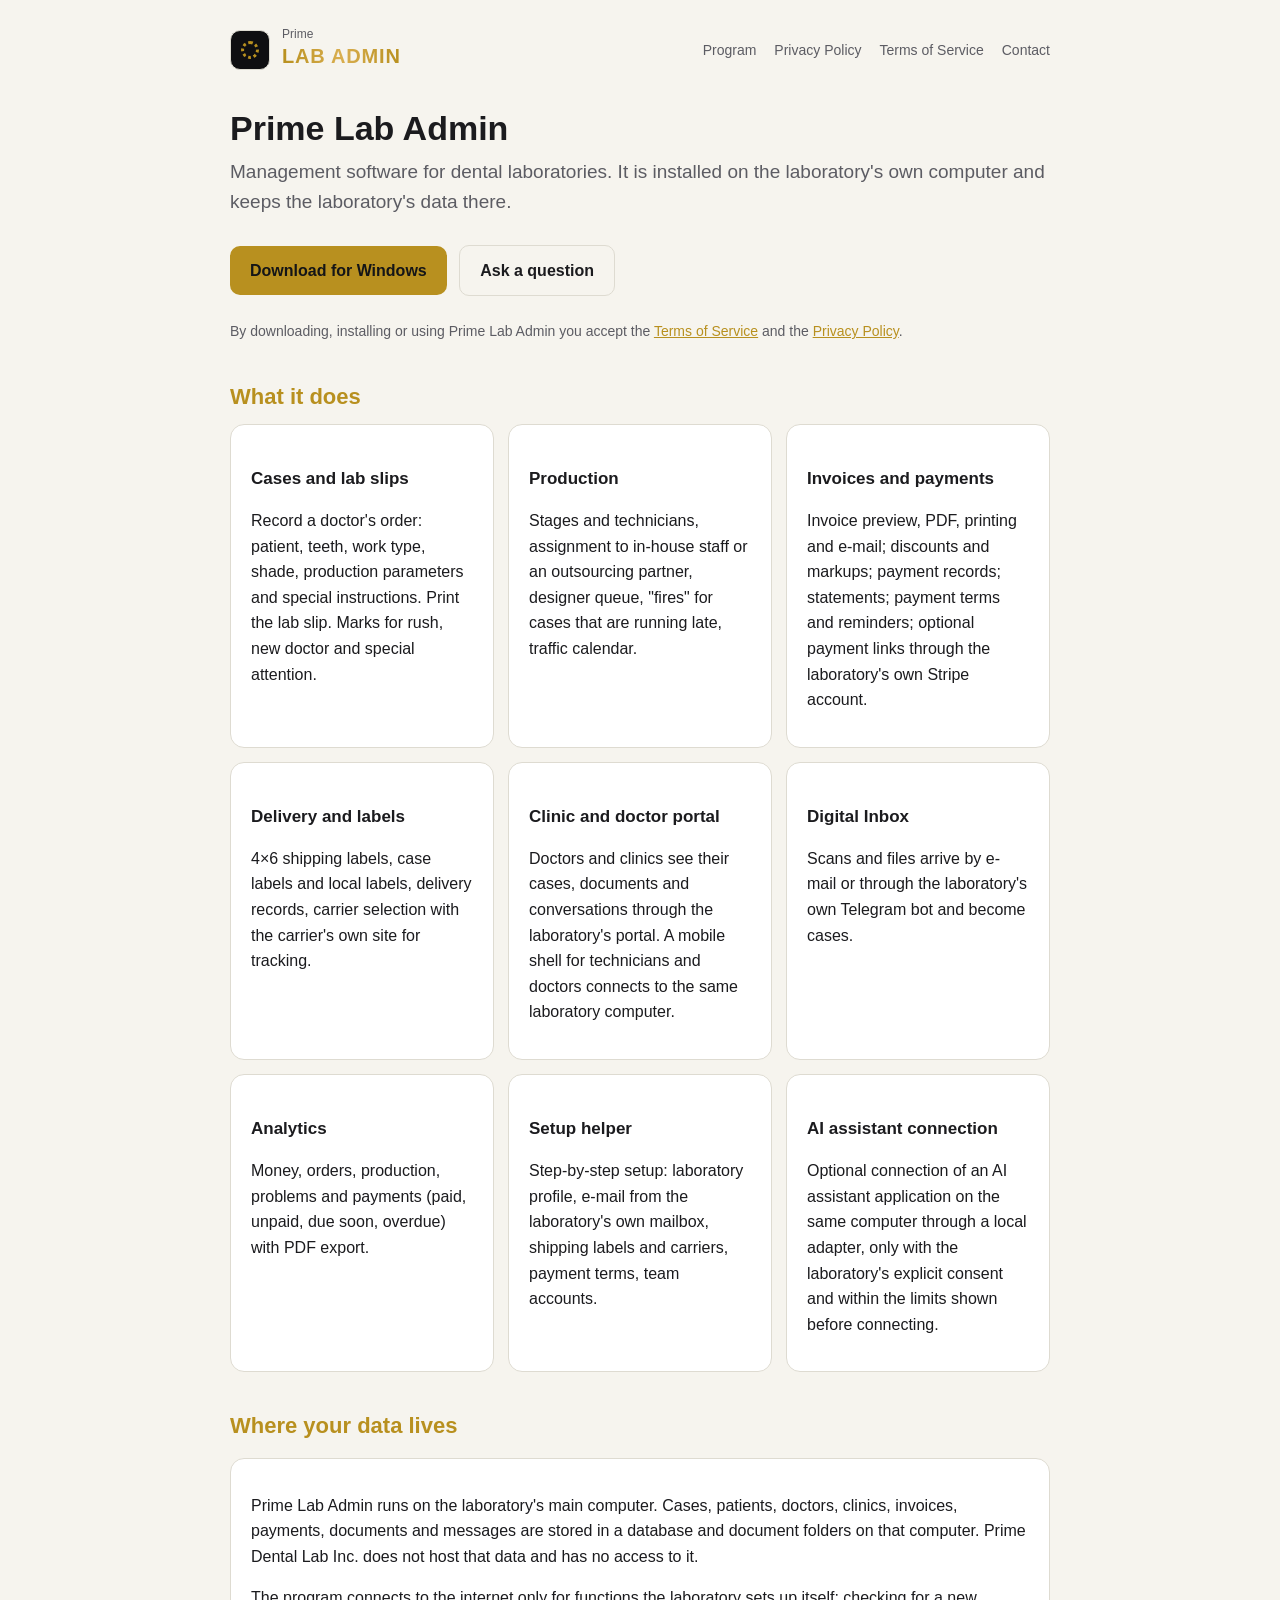
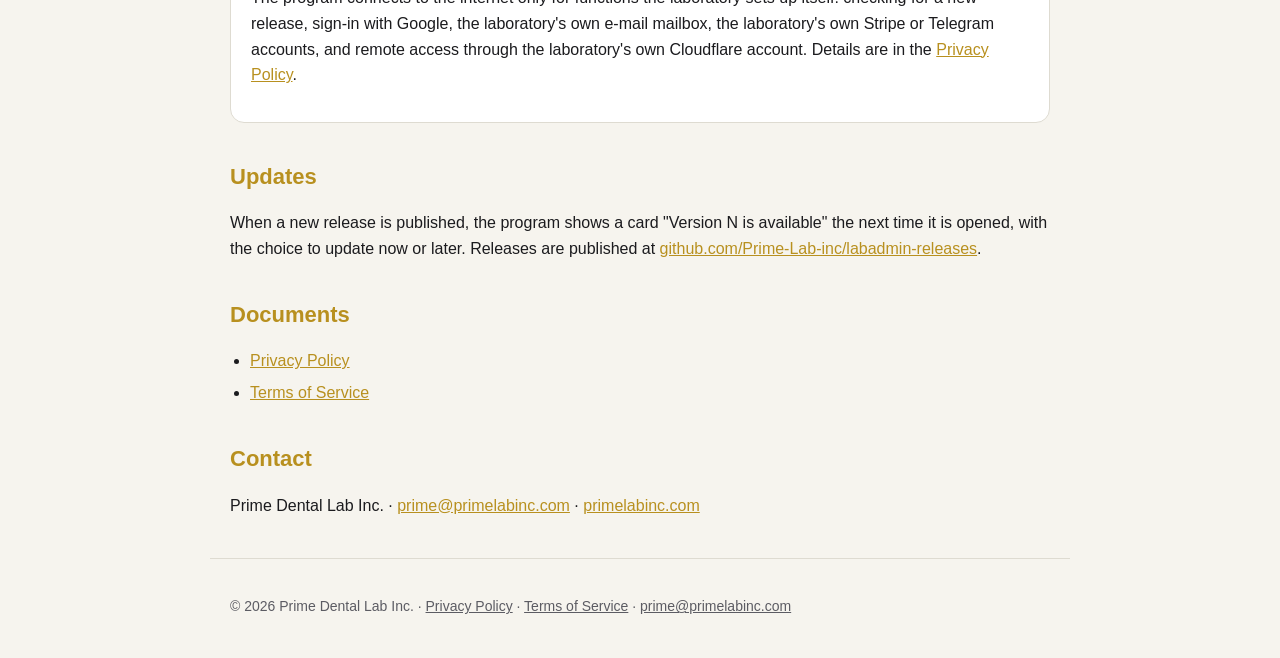
<file: index.html>
<!doctype html>
<html lang="en">
<head>
<meta charset="utf-8">
<meta name="viewport" content="width=device-width, initial-scale=1">
<title>Prime Lab Admin — dental laboratory management software</title>
<meta name="description" content="Prime Lab Admin is Windows software for dental laboratories: cases, lab slips, production, invoices, delivery labels, clinic portal and analytics. Your data stays on your laboratory's computer.">
<link rel="stylesheet" href="style.css">
</head>
<body>
<header>
  <a class="brand" href="index.html"><span class="mark"><span></span></span><span><small>Prime</small><strong>LAB ADMIN</strong></span></a>
  <nav><a href="index.html">Program</a><a href="privacy.html">Privacy Policy</a><a href="terms.html">Terms of Service</a><a href="mailto:prime@primelabinc.com">Contact</a></nav>
</header>
<main>
  <h1>Prime Lab Admin</h1>
  <p class="lead">Management software for dental laboratories. It is installed on the laboratory's own computer and keeps the laboratory's data there.</p>
  <p>
    <a class="btn" href="https://github.com/Prime-Lab-inc/labadmin-releases/releases/latest">Download for Windows</a>
    <a class="btn ghost" href="mailto:prime@primelabinc.com">Ask a question</a>
  </p>
  <p class="meta">By downloading, installing or using Prime Lab Admin you accept the <a href="terms.html">Terms of Service</a> and the <a href="privacy.html">Privacy Policy</a>.</p>

  <h2>What it does</h2>
  <div class="grid">
    <div class="card"><h3>Cases and lab slips</h3><p>Record a doctor's order: patient, teeth, work type, shade, production parameters and special instructions. Print the lab slip. Marks for rush, new doctor and special attention.</p></div>
    <div class="card"><h3>Production</h3><p>Stages and technicians, assignment to in-house staff or an outsourcing partner, designer queue, "fires" for cases that are running late, traffic calendar.</p></div>
    <div class="card"><h3>Invoices and payments</h3><p>Invoice preview, PDF, printing and e-mail; discounts and markups; payment records; statements; payment terms and reminders; optional payment links through the laboratory's own Stripe account.</p></div>
    <div class="card"><h3>Delivery and labels</h3><p>4×6 shipping labels, case labels and local labels, delivery records, carrier selection with the carrier's own site for tracking.</p></div>
    <div class="card"><h3>Clinic and doctor portal</h3><p>Doctors and clinics see their cases, documents and conversations through the laboratory's portal. A mobile shell for technicians and doctors connects to the same laboratory computer.</p></div>
    <div class="card"><h3>Digital Inbox</h3><p>Scans and files arrive by e-mail or through the laboratory's own Telegram bot and become cases.</p></div>
    <div class="card"><h3>Analytics</h3><p>Money, orders, production, problems and payments (paid, unpaid, due soon, overdue) with PDF export.</p></div>
    <div class="card"><h3>Setup helper</h3><p>Step-by-step setup: laboratory profile, e-mail from the laboratory's own mailbox, shipping labels and carriers, payment terms, team accounts.</p></div>
    <div class="card"><h3>AI assistant connection</h3><p>Optional connection of an AI assistant application on the same computer through a local adapter, only with the laboratory's explicit consent and within the limits shown before connecting.</p></div>
  </div>

  <h2>Where your data lives</h2>
  <div class="card">
    <p>Prime Lab Admin runs on the laboratory's main computer. Cases, patients, doctors, clinics, invoices, payments, documents and messages are stored in a database and document folders on that computer. Prime Dental Lab Inc. does not host that data and has no access to it.</p>
    <p>The program connects to the internet only for functions the laboratory sets up itself: checking for a new release, sign-in with Google, the laboratory's own e-mail mailbox, the laboratory's own Stripe or Telegram accounts, and remote access through the laboratory's own Cloudflare account. Details are in the <a href="privacy.html">Privacy Policy</a>.</p>
  </div>

  <h2>Updates</h2>
  <p>When a new release is published, the program shows a card "Version N is available" the next time it is opened, with the choice to update now or later. Releases are published at <a href="https://github.com/Prime-Lab-inc/labadmin-releases/releases">github.com/Prime-Lab-inc/labadmin-releases</a>.</p>

  <h2>Documents</h2>
  <ul>
    <li><a href="privacy.html">Privacy Policy</a></li>
    <li><a href="terms.html">Terms of Service</a></li>
  </ul>

  <h2>Contact</h2>
  <p>Prime Dental Lab Inc. · <a href="mailto:prime@primelabinc.com">prime@primelabinc.com</a> · <a href="https://primelabinc.com">primelabinc.com</a></p>
</main>
<footer>
  © 2026 Prime Dental Lab Inc. · <a href="privacy.html">Privacy Policy</a> · <a href="terms.html">Terms of Service</a> · <a href="mailto:prime@primelabinc.com">prime@primelabinc.com</a>
</footer>
</body>
</html>
</file>
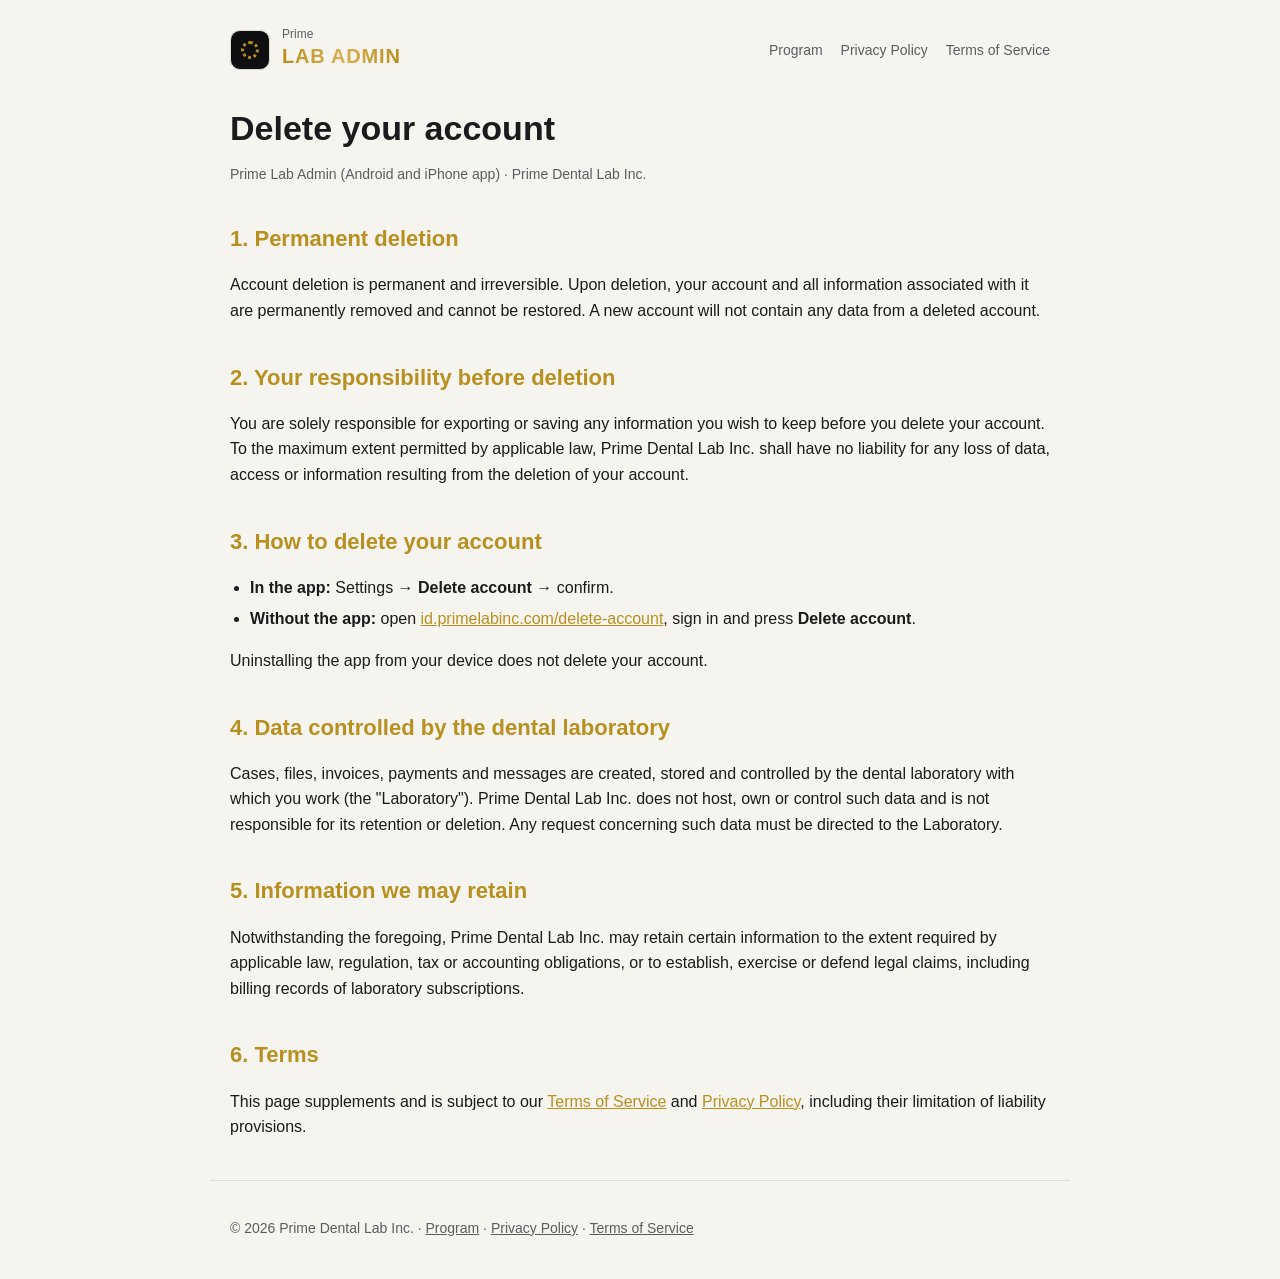
<file: delete-account.html>
<!doctype html>
<html lang="en">
<head>
<meta charset="utf-8">
<meta name="viewport" content="width=device-width, initial-scale=1">
<title>Delete Your Account — Prime Lab Admin</title>
<meta name="description" content="How to delete a Prime Lab Admin account (Prime Dental Lab Inc.).">
<link rel="stylesheet" href="style.css">
</head>
<body>
<header>
  <a class="brand" href="index.html"><span class="mark"><span></span></span><span><small>Prime</small><strong>LAB ADMIN</strong></span></a>
  <nav><a href="index.html">Program</a><a href="privacy.html">Privacy Policy</a><a href="terms.html">Terms of Service</a></nav>
</header>
<main>
  <h1>Delete your account</h1>
  <p class="meta">Prime Lab Admin (Android and iPhone app) · Prime Dental Lab Inc.</p>

  <h2>1. Permanent deletion</h2>
  <p>Account deletion is permanent and irreversible. Upon deletion, your account and all information associated with it are permanently removed and cannot be restored. A new account will not contain any data from a deleted account.</p>

  <h2>2. Your responsibility before deletion</h2>
  <p>You are solely responsible for exporting or saving any information you wish to keep before you delete your account. To the maximum extent permitted by applicable law, Prime Dental Lab Inc. shall have no liability for any loss of data, access or information resulting from the deletion of your account.</p>

  <h2>3. How to delete your account</h2>
  <ul>
    <li><strong>In the app:</strong> Settings → <strong>Delete account</strong> → confirm.</li>
    <li><strong>Without the app:</strong> open <a href="https://id.primelabinc.com/delete-account">id.primelabinc.com/delete-account</a>, sign in and press <strong>Delete account</strong>.</li>
  </ul>
  <p>Uninstalling the app from your device does not delete your account.</p>

  <h2>4. Data controlled by the dental laboratory</h2>
  <p>Cases, files, invoices, payments and messages are created, stored and controlled by the dental laboratory with which you work (the "Laboratory"). Prime Dental Lab Inc. does not host, own or control such data and is not responsible for its retention or deletion. Any request concerning such data must be directed to the Laboratory.</p>

  <h2>5. Information we may retain</h2>
  <p>Notwithstanding the foregoing, Prime Dental Lab Inc. may retain certain information to the extent required by applicable law, regulation, tax or accounting obligations, or to establish, exercise or defend legal claims, including billing records of laboratory subscriptions.</p>

  <h2>6. Terms</h2>
  <p>This page supplements and is subject to our <a href="terms.html">Terms of Service</a> and <a href="privacy.html">Privacy Policy</a>, including their limitation of liability provisions.</p>
</main>
<footer>
  © 2026 Prime Dental Lab Inc. · <a href="index.html">Program</a> · <a href="privacy.html">Privacy Policy</a> · <a href="terms.html">Terms of Service</a>
</footer>
</body>
</html>
</file>
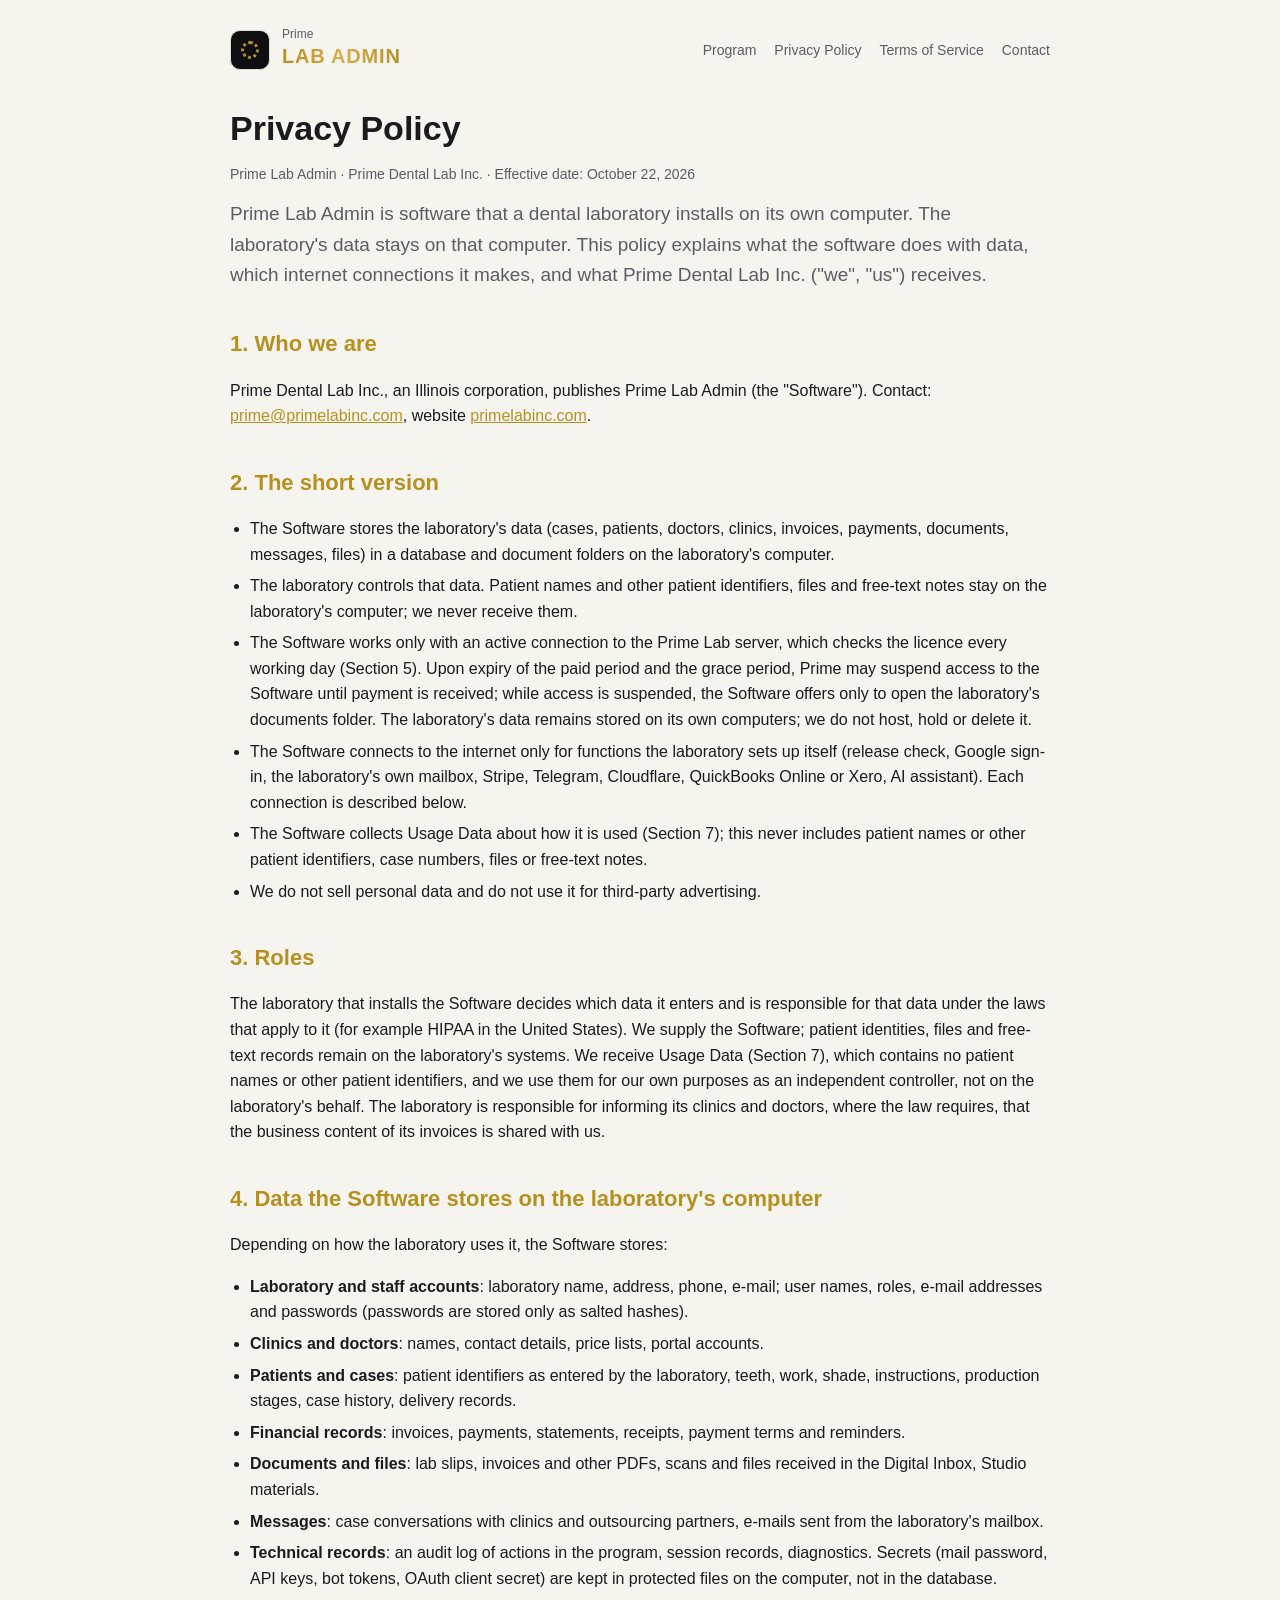
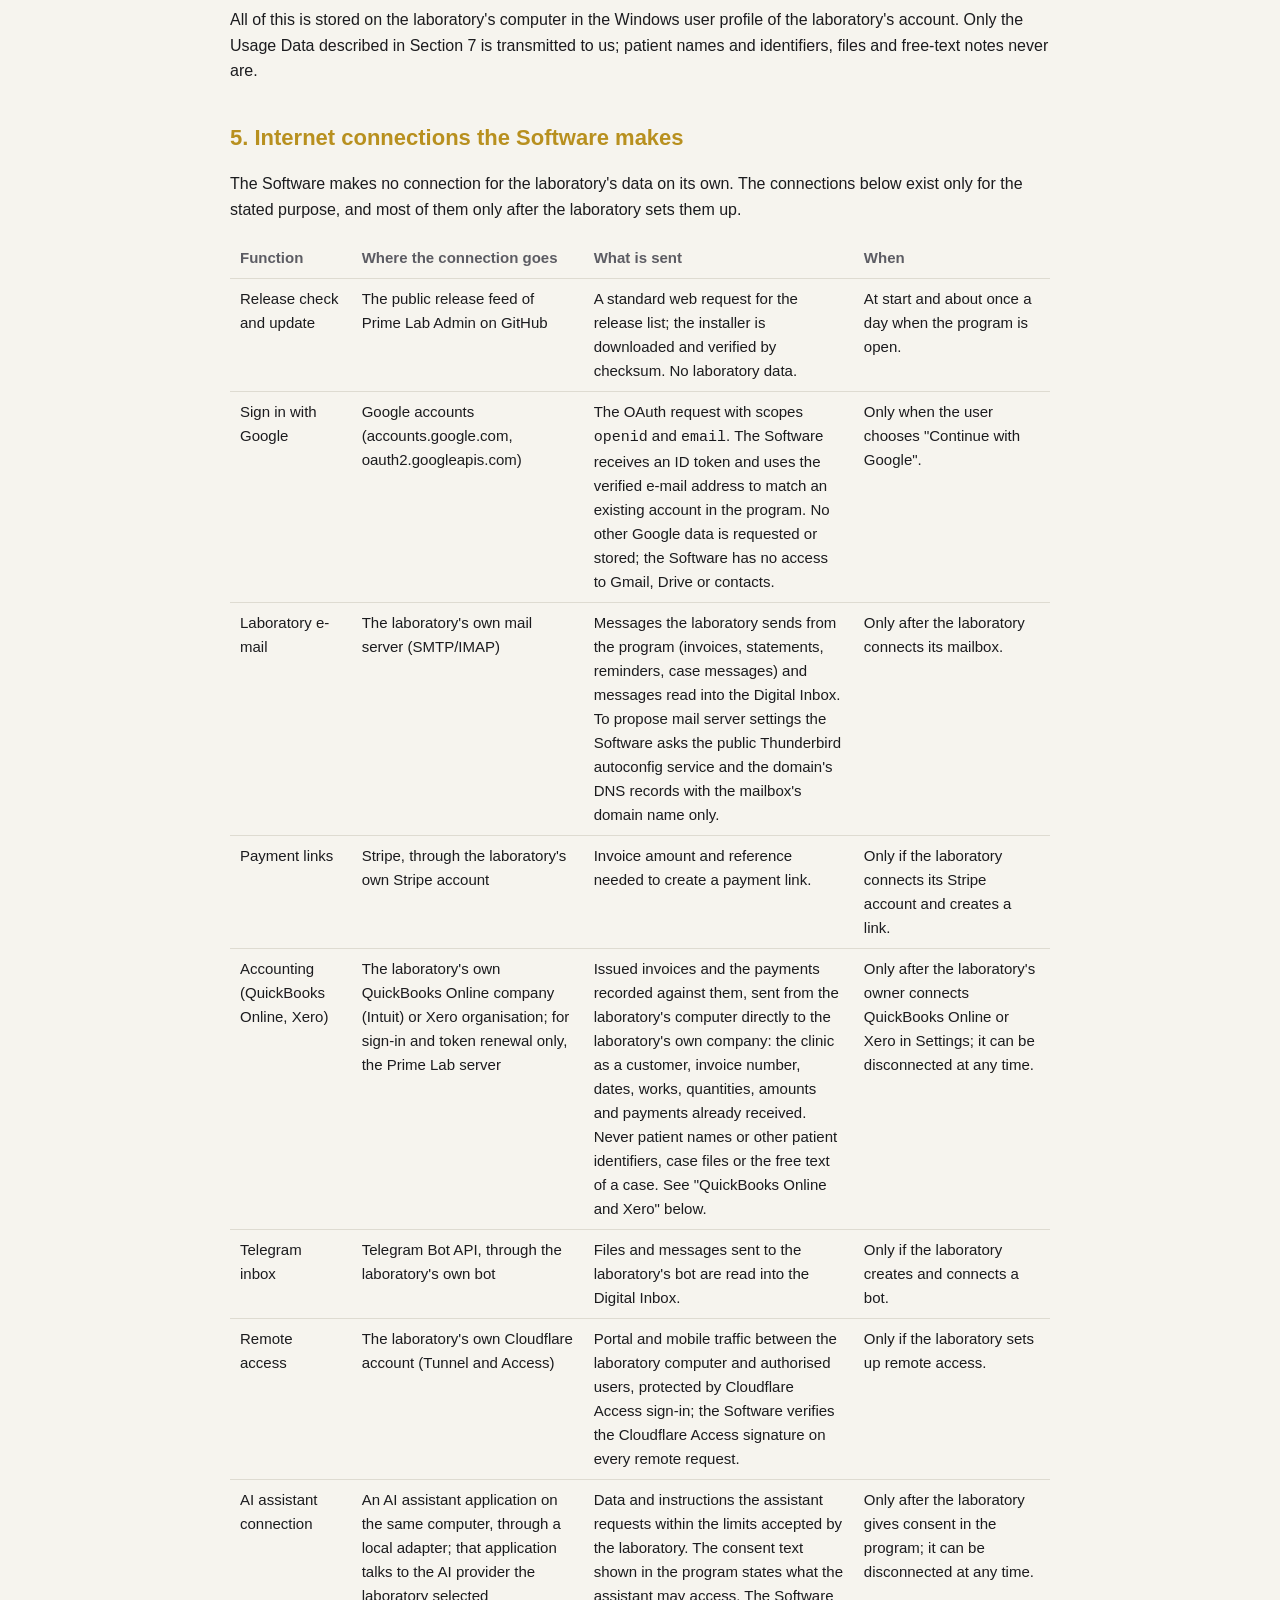
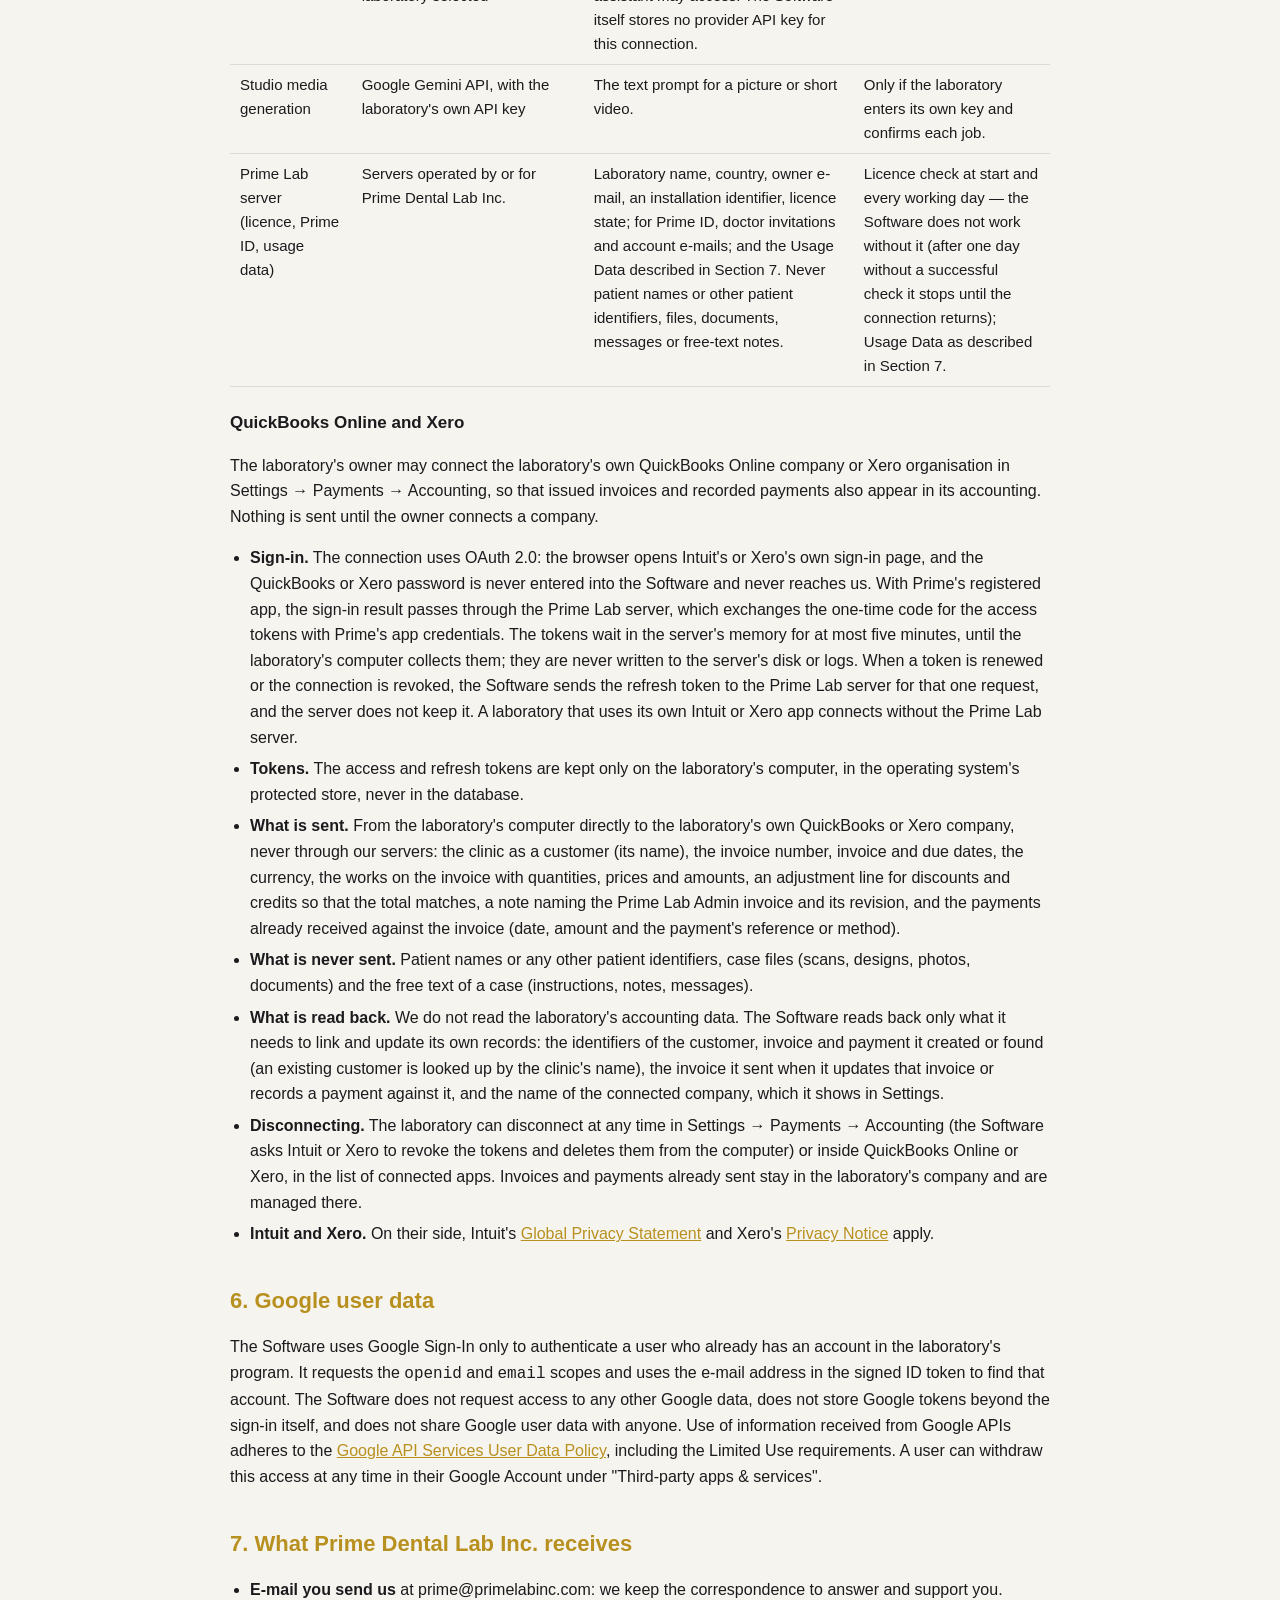
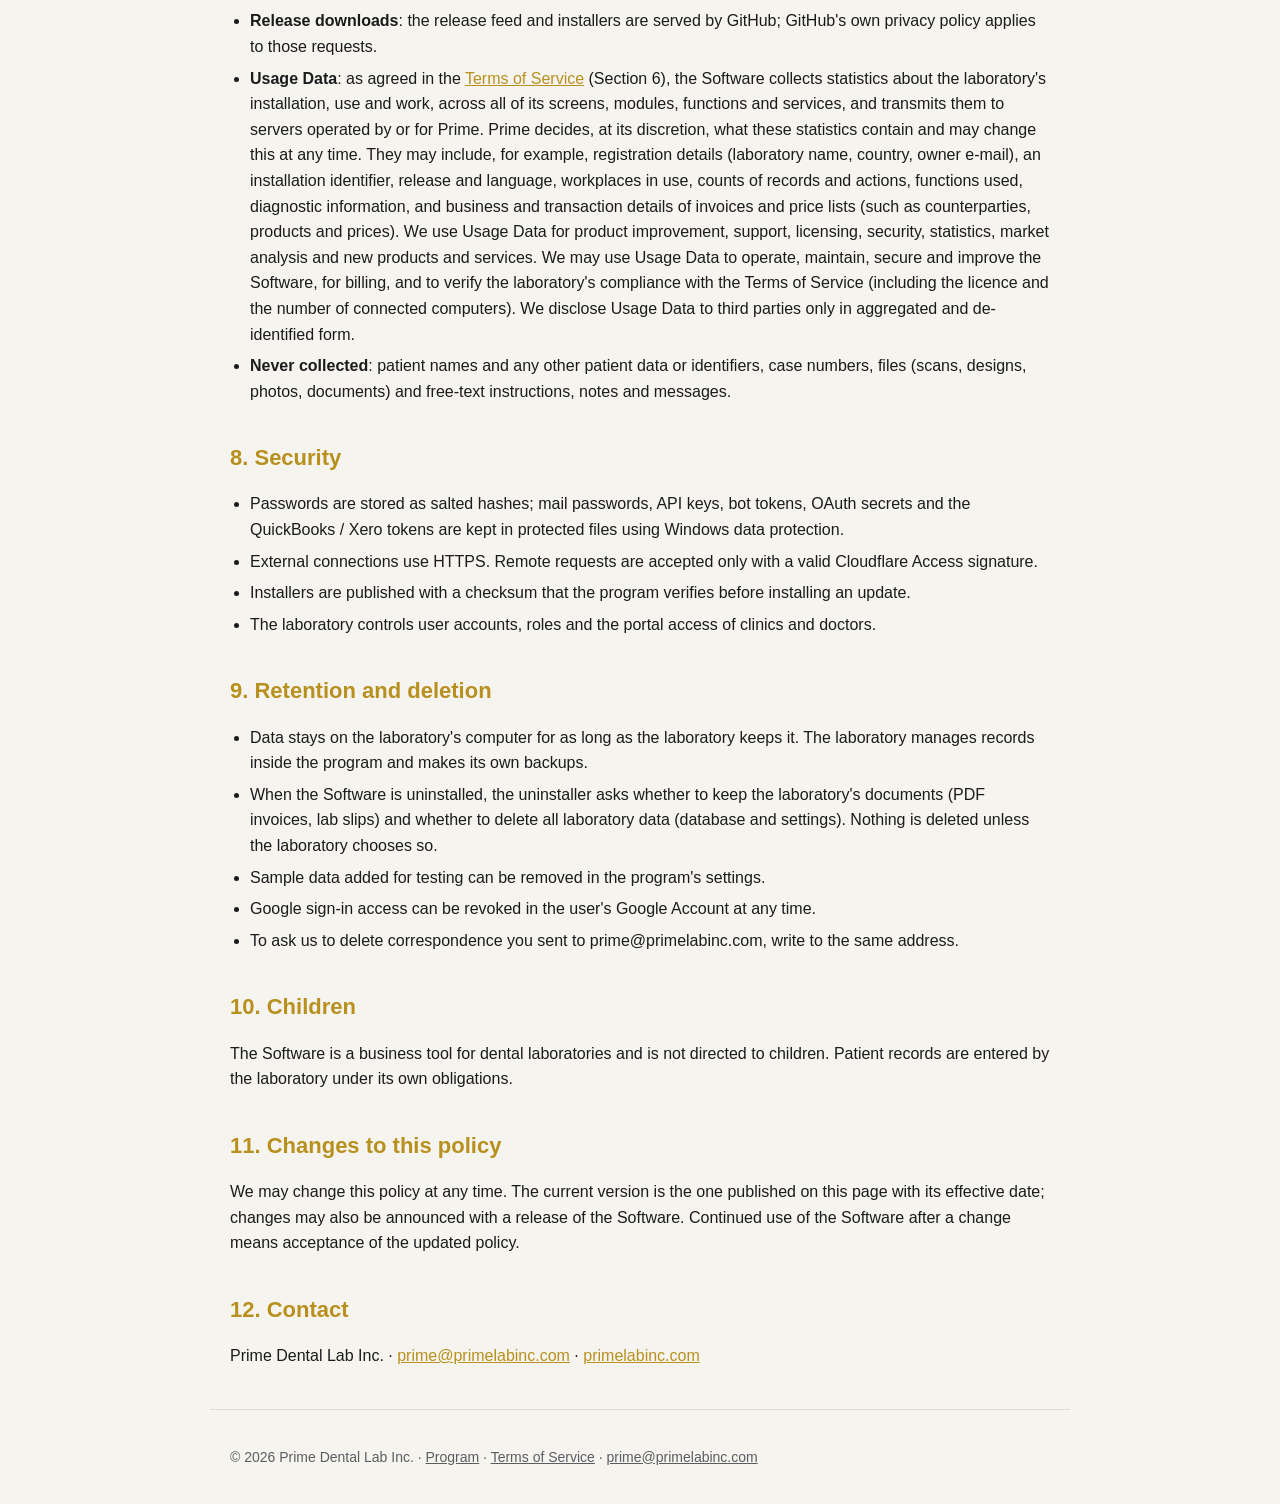
<file: privacy.html>
<!doctype html>
<html lang="en">
<head>
<meta charset="utf-8">
<meta name="viewport" content="width=device-width, initial-scale=1">
<title>Privacy Policy — Prime Lab Admin</title>
<meta name="description" content="Privacy Policy for Prime Lab Admin, dental laboratory management software by Prime Dental Lab Inc.">
<link rel="stylesheet" href="style.css">
</head>
<body>
<header>
  <a class="brand" href="index.html"><span class="mark"><span></span></span><span><small>Prime</small><strong>LAB ADMIN</strong></span></a>
  <nav><a href="index.html">Program</a><a href="privacy.html">Privacy Policy</a><a href="terms.html">Terms of Service</a><a href="mailto:prime@primelabinc.com">Contact</a></nav>
</header>
<main>
  <h1>Privacy Policy</h1>
  <p class="meta">Prime Lab Admin · Prime Dental Lab Inc. · Effective date: October 22, 2026</p>
  <p class="lead">Prime Lab Admin is software that a dental laboratory installs on its own computer. The laboratory's data stays on that computer. This policy explains what the software does with data, which internet connections it makes, and what Prime Dental Lab Inc. ("we", "us") receives.</p>

  <h2>1. Who we are</h2>
  <p>Prime Dental Lab Inc., an Illinois corporation, publishes Prime Lab Admin (the "Software"). Contact: <a href="mailto:prime@primelabinc.com">prime@primelabinc.com</a>, website <a href="https://primelabinc.com">primelabinc.com</a>.</p>

  <h2>2. The short version</h2>
  <ul>
    <li>The Software stores the laboratory's data (cases, patients, doctors, clinics, invoices, payments, documents, messages, files) in a database and document folders on the laboratory's computer.</li>
    <li>The laboratory controls that data. Patient names and other patient identifiers, files and free-text notes stay on the laboratory's computer; we never receive them.</li>
    <li>The Software works only with an active connection to the Prime Lab server, which checks the licence every working day (Section 5). Upon expiry of the paid period and the grace period, Prime may suspend access to the Software until payment is received; while access is suspended, the Software offers only to open the laboratory's documents folder. The laboratory's data remains stored on its own computers; we do not host, hold or delete it.</li>
    <li>The Software connects to the internet only for functions the laboratory sets up itself (release check, Google sign-in, the laboratory's own mailbox, Stripe, Telegram, Cloudflare, QuickBooks Online or Xero, AI assistant). Each connection is described below.</li>
    <li>The Software collects Usage Data about how it is used (Section 7); this never includes patient names or other patient identifiers, case numbers, files or free-text notes.</li>
    <li>We do not sell personal data and do not use it for third-party advertising.</li>
  </ul>

  <h2>3. Roles</h2>
  <p>The laboratory that installs the Software decides which data it enters and is responsible for that data under the laws that apply to it (for example HIPAA in the United States). We supply the Software; patient identities, files and free-text records remain on the laboratory's systems. We receive Usage Data (Section 7), which contains no patient names or other patient identifiers, and we use them for our own purposes as an independent controller, not on the laboratory's behalf. The laboratory is responsible for informing its clinics and doctors, where the law requires, that the business content of its invoices is shared with us.</p>

  <h2>4. Data the Software stores on the laboratory's computer</h2>
  <p>Depending on how the laboratory uses it, the Software stores:</p>
  <ul>
    <li><strong>Laboratory and staff accounts</strong>: laboratory name, address, phone, e-mail; user names, roles, e-mail addresses and passwords (passwords are stored only as salted hashes).</li>
    <li><strong>Clinics and doctors</strong>: names, contact details, price lists, portal accounts.</li>
    <li><strong>Patients and cases</strong>: patient identifiers as entered by the laboratory, teeth, work, shade, instructions, production stages, case history, delivery records.</li>
    <li><strong>Financial records</strong>: invoices, payments, statements, receipts, payment terms and reminders.</li>
    <li><strong>Documents and files</strong>: lab slips, invoices and other PDFs, scans and files received in the Digital Inbox, Studio materials.</li>
    <li><strong>Messages</strong>: case conversations with clinics and outsourcing partners, e-mails sent from the laboratory's mailbox.</li>
    <li><strong>Technical records</strong>: an audit log of actions in the program, session records, diagnostics. Secrets (mail password, API keys, bot tokens, OAuth client secret) are kept in protected files on the computer, not in the database.</li>
  </ul>
  <p>All of this is stored on the laboratory's computer in the Windows user profile of the laboratory's account. Only the Usage Data described in Section 7 is transmitted to us; patient names and identifiers, files and free-text notes never are.</p>

  <h2>5. Internet connections the Software makes</h2>
  <p>The Software makes no connection for the laboratory's data on its own. The connections below exist only for the stated purpose, and most of them only after the laboratory sets them up.</p>
  <table>
    <tr><th>Function</th><th>Where the connection goes</th><th>What is sent</th><th>When</th></tr>
    <tr><td>Release check and update</td><td>The public release feed of Prime Lab Admin on GitHub</td><td>A standard web request for the release list; the installer is downloaded and verified by checksum. No laboratory data.</td><td>At start and about once a day when the program is open.</td></tr>
    <tr><td>Sign in with Google</td><td>Google accounts (accounts.google.com, oauth2.googleapis.com)</td><td>The OAuth request with scopes <code>openid</code> and <code>email</code>. The Software receives an ID token and uses the verified e-mail address to match an existing account in the program. No other Google data is requested or stored; the Software has no access to Gmail, Drive or contacts.</td><td>Only when the user chooses "Continue with Google".</td></tr>
    <tr><td>Laboratory e-mail</td><td>The laboratory's own mail server (SMTP/IMAP)</td><td>Messages the laboratory sends from the program (invoices, statements, reminders, case messages) and messages read into the Digital Inbox. To propose mail server settings the Software asks the public Thunderbird autoconfig service and the domain's DNS records with the mailbox's domain name only.</td><td>Only after the laboratory connects its mailbox.</td></tr>
    <tr><td>Payment links</td><td>Stripe, through the laboratory's own Stripe account</td><td>Invoice amount and reference needed to create a payment link.</td><td>Only if the laboratory connects its Stripe account and creates a link.</td></tr>
    <tr><td>Accounting (QuickBooks Online, Xero)</td><td>The laboratory's own QuickBooks Online company (Intuit) or Xero organisation; for sign-in and token renewal only, the Prime Lab server</td><td>Issued invoices and the payments recorded against them, sent from the laboratory's computer directly to the laboratory's own company: the clinic as a customer, invoice number, dates, works, quantities, amounts and payments already received. Never patient names or other patient identifiers, case files or the free text of a case. See "QuickBooks Online and Xero" below.</td><td>Only after the laboratory's owner connects QuickBooks Online or Xero in Settings; it can be disconnected at any time.</td></tr>
    <tr><td>Telegram inbox</td><td>Telegram Bot API, through the laboratory's own bot</td><td>Files and messages sent to the laboratory's bot are read into the Digital Inbox.</td><td>Only if the laboratory creates and connects a bot.</td></tr>
    <tr><td>Remote access</td><td>The laboratory's own Cloudflare account (Tunnel and Access)</td><td>Portal and mobile traffic between the laboratory computer and authorised users, protected by Cloudflare Access sign-in; the Software verifies the Cloudflare Access signature on every remote request.</td><td>Only if the laboratory sets up remote access.</td></tr>
    <tr><td>AI assistant connection</td><td>An AI assistant application on the same computer, through a local adapter; that application talks to the AI provider the laboratory selected</td><td>Data and instructions the assistant requests within the limits accepted by the laboratory. The consent text shown in the program states what the assistant may access. The Software itself stores no provider API key for this connection.</td><td>Only after the laboratory gives consent in the program; it can be disconnected at any time.</td></tr>
    <tr><td>Studio media generation</td><td>Google Gemini API, with the laboratory's own API key</td><td>The text prompt for a picture or short video.</td><td>Only if the laboratory enters its own key and confirms each job.</td></tr>
    <tr><td>Prime Lab server (licence, Prime ID, usage data)</td><td>Servers operated by or for Prime Dental Lab Inc.</td><td>Laboratory name, country, owner e-mail, an installation identifier, licence state; for Prime ID, doctor invitations and account e-mails; and the Usage Data described in Section 7. Never patient names or other patient identifiers, files, documents, messages or free-text notes.</td><td>Licence check at start and every working day — the Software does not work without it (after one day without a successful check it stops until the connection returns); Usage Data as described in Section 7.</td></tr>
  </table>

  <h3>QuickBooks Online and Xero</h3>
  <p>The laboratory's owner may connect the laboratory's own QuickBooks Online company or Xero organisation in Settings → Payments → Accounting, so that issued invoices and recorded payments also appear in its accounting. Nothing is sent until the owner connects a company.</p>
  <ul>
    <li><strong>Sign-in.</strong> The connection uses OAuth 2.0: the browser opens Intuit's or Xero's own sign-in page, and the QuickBooks or Xero password is never entered into the Software and never reaches us. With Prime's registered app, the sign-in result passes through the Prime Lab server, which exchanges the one-time code for the access tokens with Prime's app credentials. The tokens wait in the server's memory for at most five minutes, until the laboratory's computer collects them; they are never written to the server's disk or logs. When a token is renewed or the connection is revoked, the Software sends the refresh token to the Prime Lab server for that one request, and the server does not keep it. A laboratory that uses its own Intuit or Xero app connects without the Prime Lab server.</li>
    <li><strong>Tokens.</strong> The access and refresh tokens are kept only on the laboratory's computer, in the operating system's protected store, never in the database.</li>
    <li><strong>What is sent.</strong> From the laboratory's computer directly to the laboratory's own QuickBooks or Xero company, never through our servers: the clinic as a customer (its name), the invoice number, invoice and due dates, the currency, the works on the invoice with quantities, prices and amounts, an adjustment line for discounts and credits so that the total matches, a note naming the Prime Lab Admin invoice and its revision, and the payments already received against the invoice (date, amount and the payment's reference or method).</li>
    <li><strong>What is never sent.</strong> Patient names or any other patient identifiers, case files (scans, designs, photos, documents) and the free text of a case (instructions, notes, messages).</li>
    <li><strong>What is read back.</strong> We do not read the laboratory's accounting data. The Software reads back only what it needs to link and update its own records: the identifiers of the customer, invoice and payment it created or found (an existing customer is looked up by the clinic's name), the invoice it sent when it updates that invoice or records a payment against it, and the name of the connected company, which it shows in Settings.</li>
    <li><strong>Disconnecting.</strong> The laboratory can disconnect at any time in Settings → Payments → Accounting (the Software asks Intuit or Xero to revoke the tokens and deletes them from the computer) or inside QuickBooks Online or Xero, in the list of connected apps. Invoices and payments already sent stay in the laboratory's company and are managed there.</li>
    <li><strong>Intuit and Xero.</strong> On their side, Intuit's <a href="https://www.intuit.com/privacy/statement/">Global Privacy Statement</a> and Xero's <a href="https://www.xero.com/legal/privacy/">Privacy Notice</a> apply.</li>
  </ul>

  <h2>6. Google user data</h2>
  <p>The Software uses Google Sign-In only to authenticate a user who already has an account in the laboratory's program. It requests the <code>openid</code> and <code>email</code> scopes and uses the e-mail address in the signed ID token to find that account. The Software does not request access to any other Google data, does not store Google tokens beyond the sign-in itself, and does not share Google user data with anyone. Use of information received from Google APIs adheres to the <a href="https://developers.google.com/terms/api-services-user-data-policy">Google API Services User Data Policy</a>, including the Limited Use requirements. A user can withdraw this access at any time in their Google Account under "Third-party apps &amp; services".</p>

  <h2>7. What Prime Dental Lab Inc. receives</h2>
  <ul>
    <li><strong>E-mail you send us</strong> at prime@primelabinc.com: we keep the correspondence to answer and support you.</li>
    <li><strong>Release downloads</strong>: the release feed and installers are served by GitHub; GitHub's own privacy policy applies to those requests.</li>
    <li><strong>Usage Data</strong>: as agreed in the <a href="terms.html">Terms of Service</a> (Section 6), the Software collects statistics about the laboratory's installation, use and work, across all of its screens, modules, functions and services, and transmits them to servers operated by or for Prime. Prime decides, at its discretion, what these statistics contain and may change this at any time. They may include, for example, registration details (laboratory name, country, owner e-mail), an installation identifier, release and language, workplaces in use, counts of records and actions, functions used, diagnostic information, and business and transaction details of invoices and price lists (such as counterparties, products and prices). We use Usage Data for product improvement, support, licensing, security, statistics, market analysis and new products and services. We may use Usage Data to operate, maintain, secure and improve the Software, for billing, and to verify the laboratory's compliance with the Terms of Service (including the licence and the number of connected computers). We disclose Usage Data to third parties only in aggregated and de-identified form.</li>
    <li><strong>Never collected</strong>: patient names and any other patient data or identifiers, case numbers, files (scans, designs, photos, documents) and free-text instructions, notes and messages.</li>
  </ul>

  <h2>8. Security</h2>
  <ul>
    <li>Passwords are stored as salted hashes; mail passwords, API keys, bot tokens, OAuth secrets and the QuickBooks / Xero tokens are kept in protected files using Windows data protection.</li>
    <li>External connections use HTTPS. Remote requests are accepted only with a valid Cloudflare Access signature.</li>
    <li>Installers are published with a checksum that the program verifies before installing an update.</li>
    <li>The laboratory controls user accounts, roles and the portal access of clinics and doctors.</li>
  </ul>

  <h2>9. Retention and deletion</h2>
  <ul>
    <li>Data stays on the laboratory's computer for as long as the laboratory keeps it. The laboratory manages records inside the program and makes its own backups.</li>
    <li>When the Software is uninstalled, the uninstaller asks whether to keep the laboratory's documents (PDF invoices, lab slips) and whether to delete all laboratory data (database and settings). Nothing is deleted unless the laboratory chooses so.</li>
    <li>Sample data added for testing can be removed in the program's settings.</li>
    <li>Google sign-in access can be revoked in the user's Google Account at any time.</li>
    <li>To ask us to delete correspondence you sent to prime@primelabinc.com, write to the same address.</li>
  </ul>

  <h2>10. Children</h2>
  <p>The Software is a business tool for dental laboratories and is not directed to children. Patient records are entered by the laboratory under its own obligations.</p>

  <h2>11. Changes to this policy</h2>
  <p>We may change this policy at any time. The current version is the one published on this page with its effective date; changes may also be announced with a release of the Software. Continued use of the Software after a change means acceptance of the updated policy.</p>

  <h2>12. Contact</h2>
  <p>Prime Dental Lab Inc. · <a href="mailto:prime@primelabinc.com">prime@primelabinc.com</a> · <a href="https://primelabinc.com">primelabinc.com</a></p>
</main>
<footer>
  © 2026 Prime Dental Lab Inc. · <a href="index.html">Program</a> · <a href="terms.html">Terms of Service</a> · <a href="mailto:prime@primelabinc.com">prime@primelabinc.com</a>
</footer>
</body>
</html>
</file>
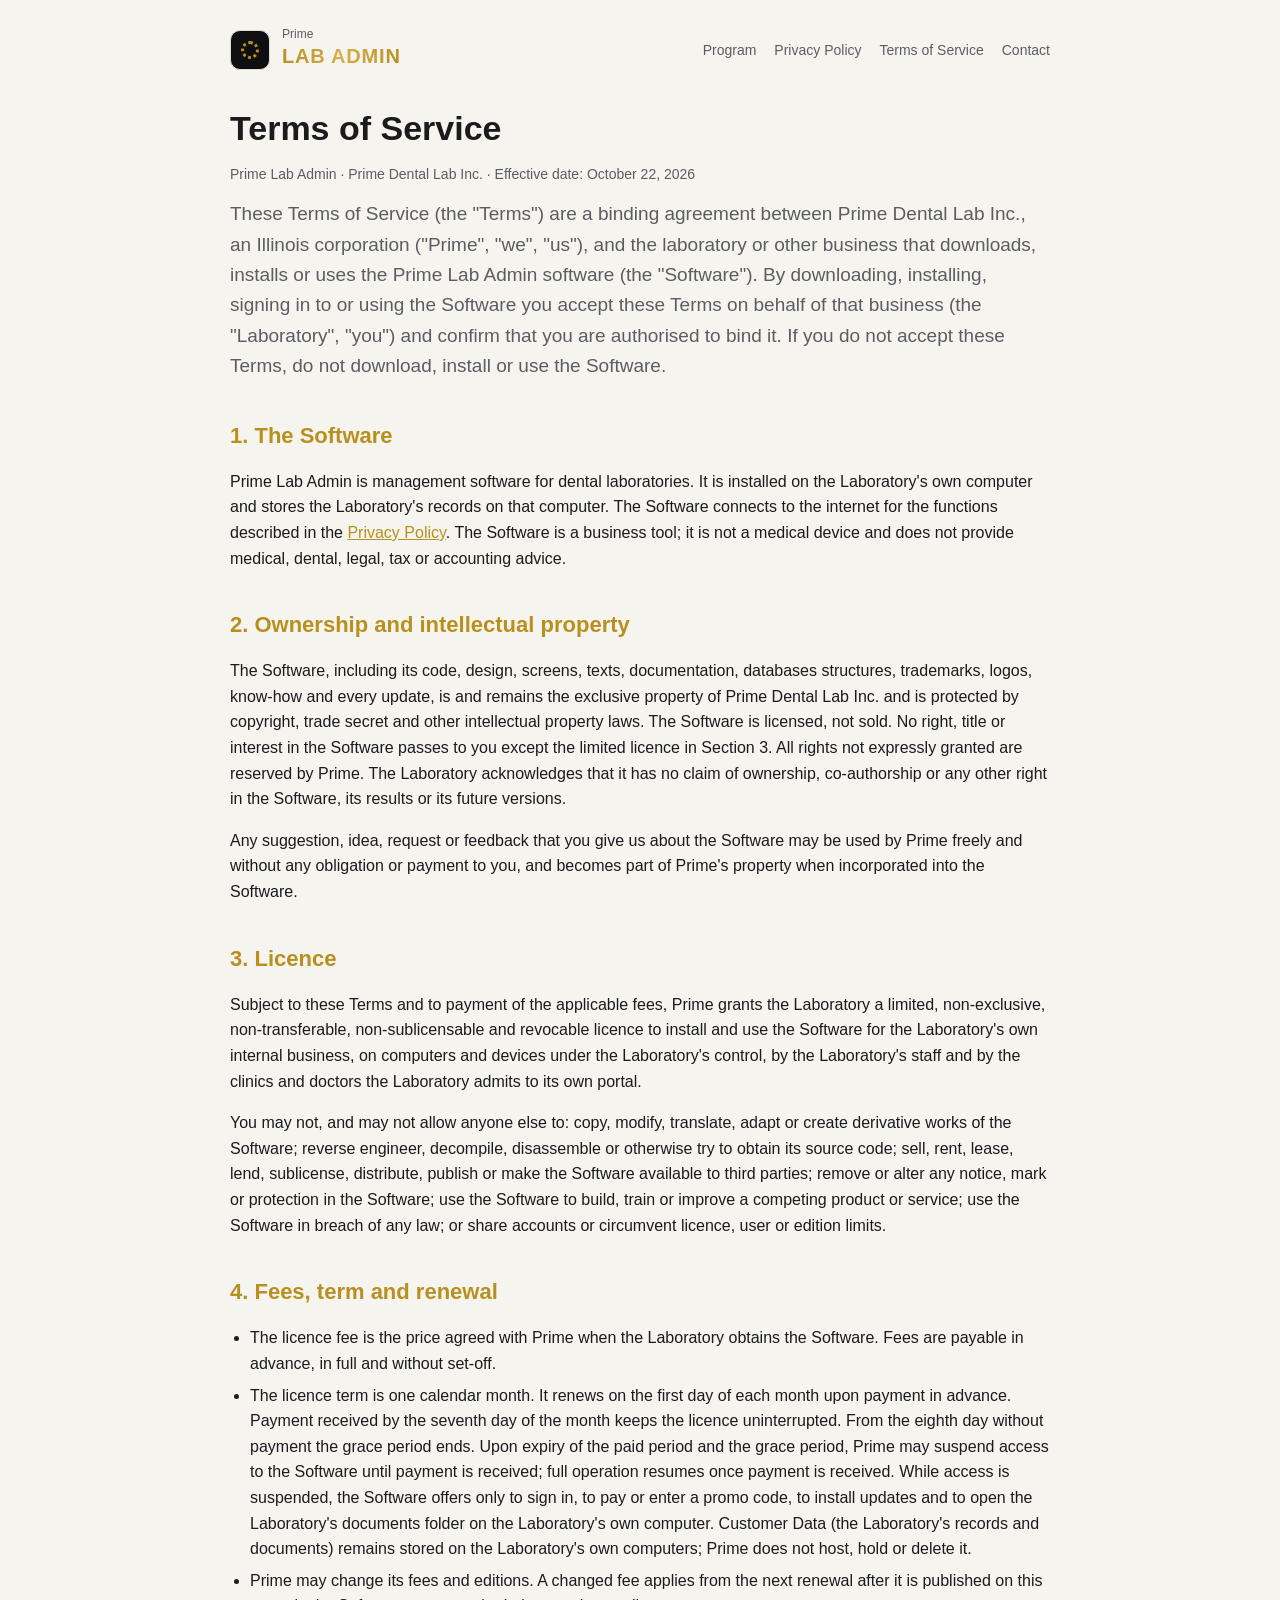
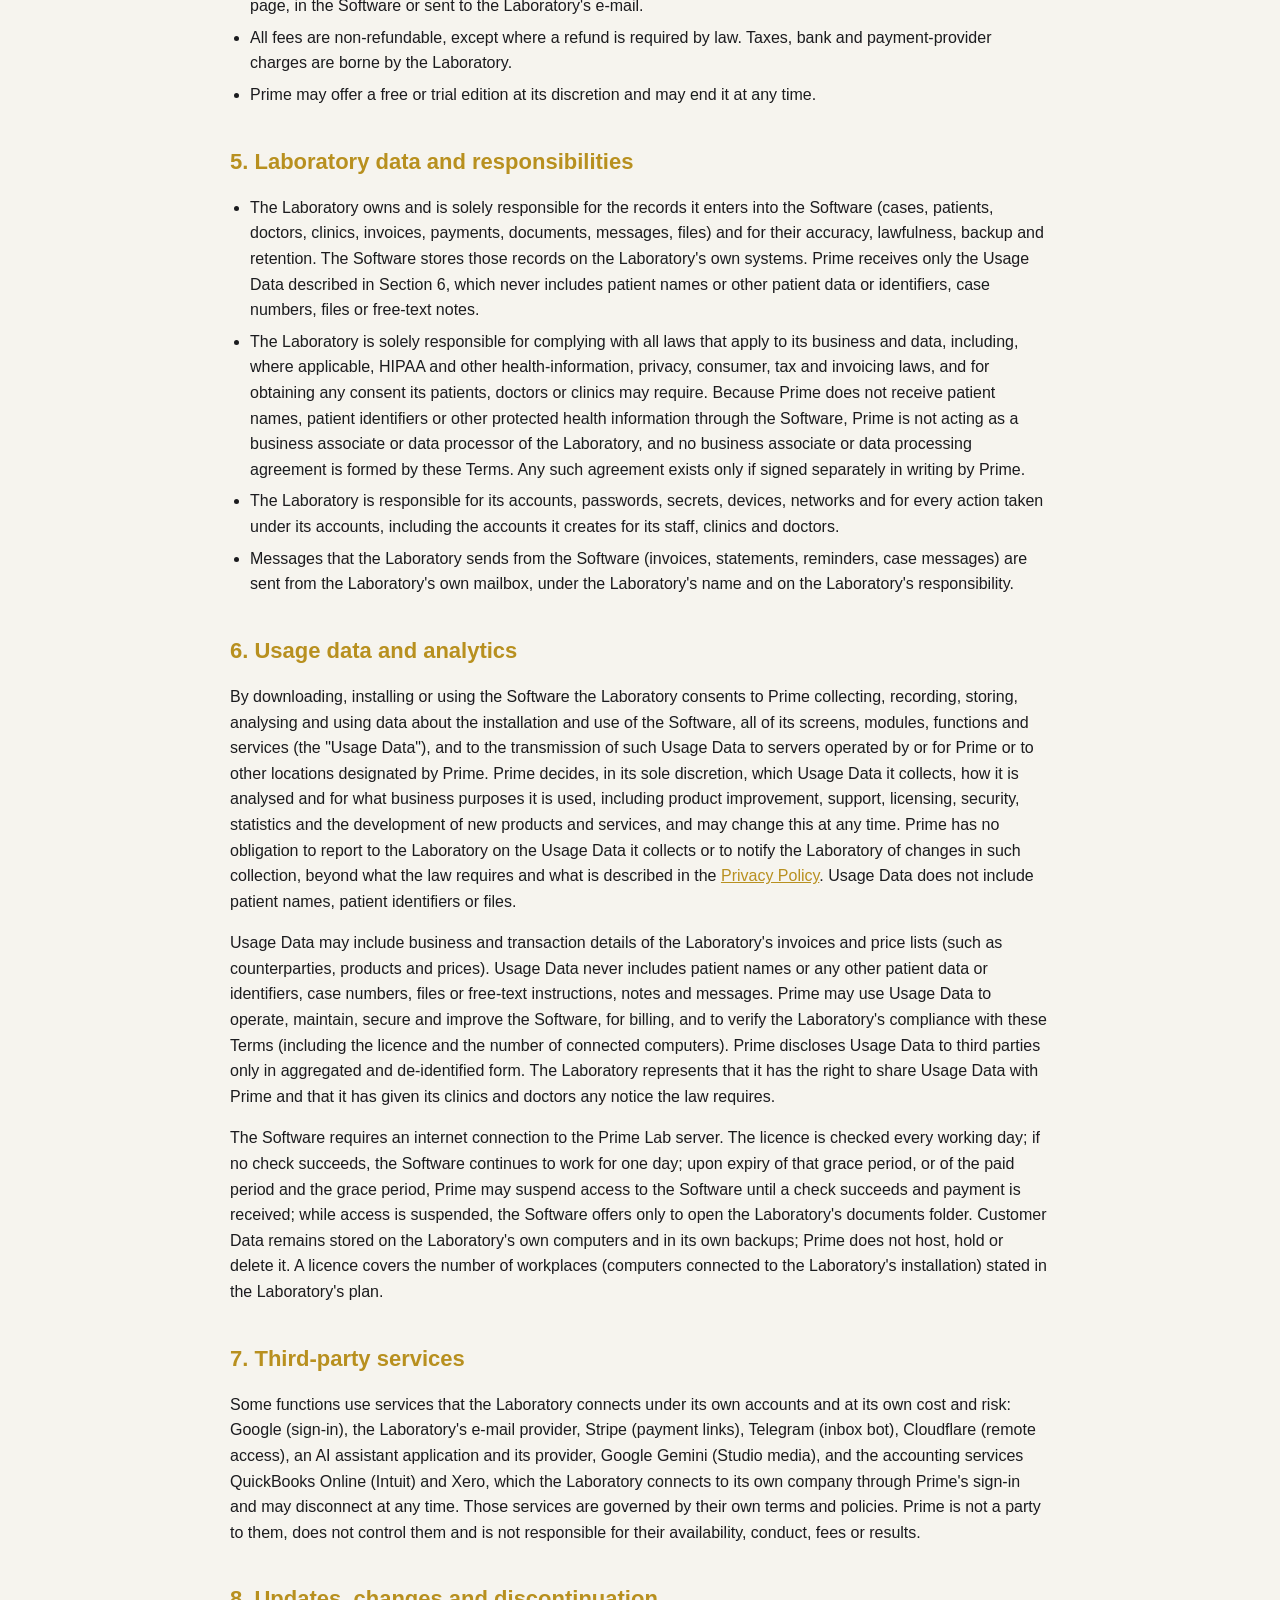
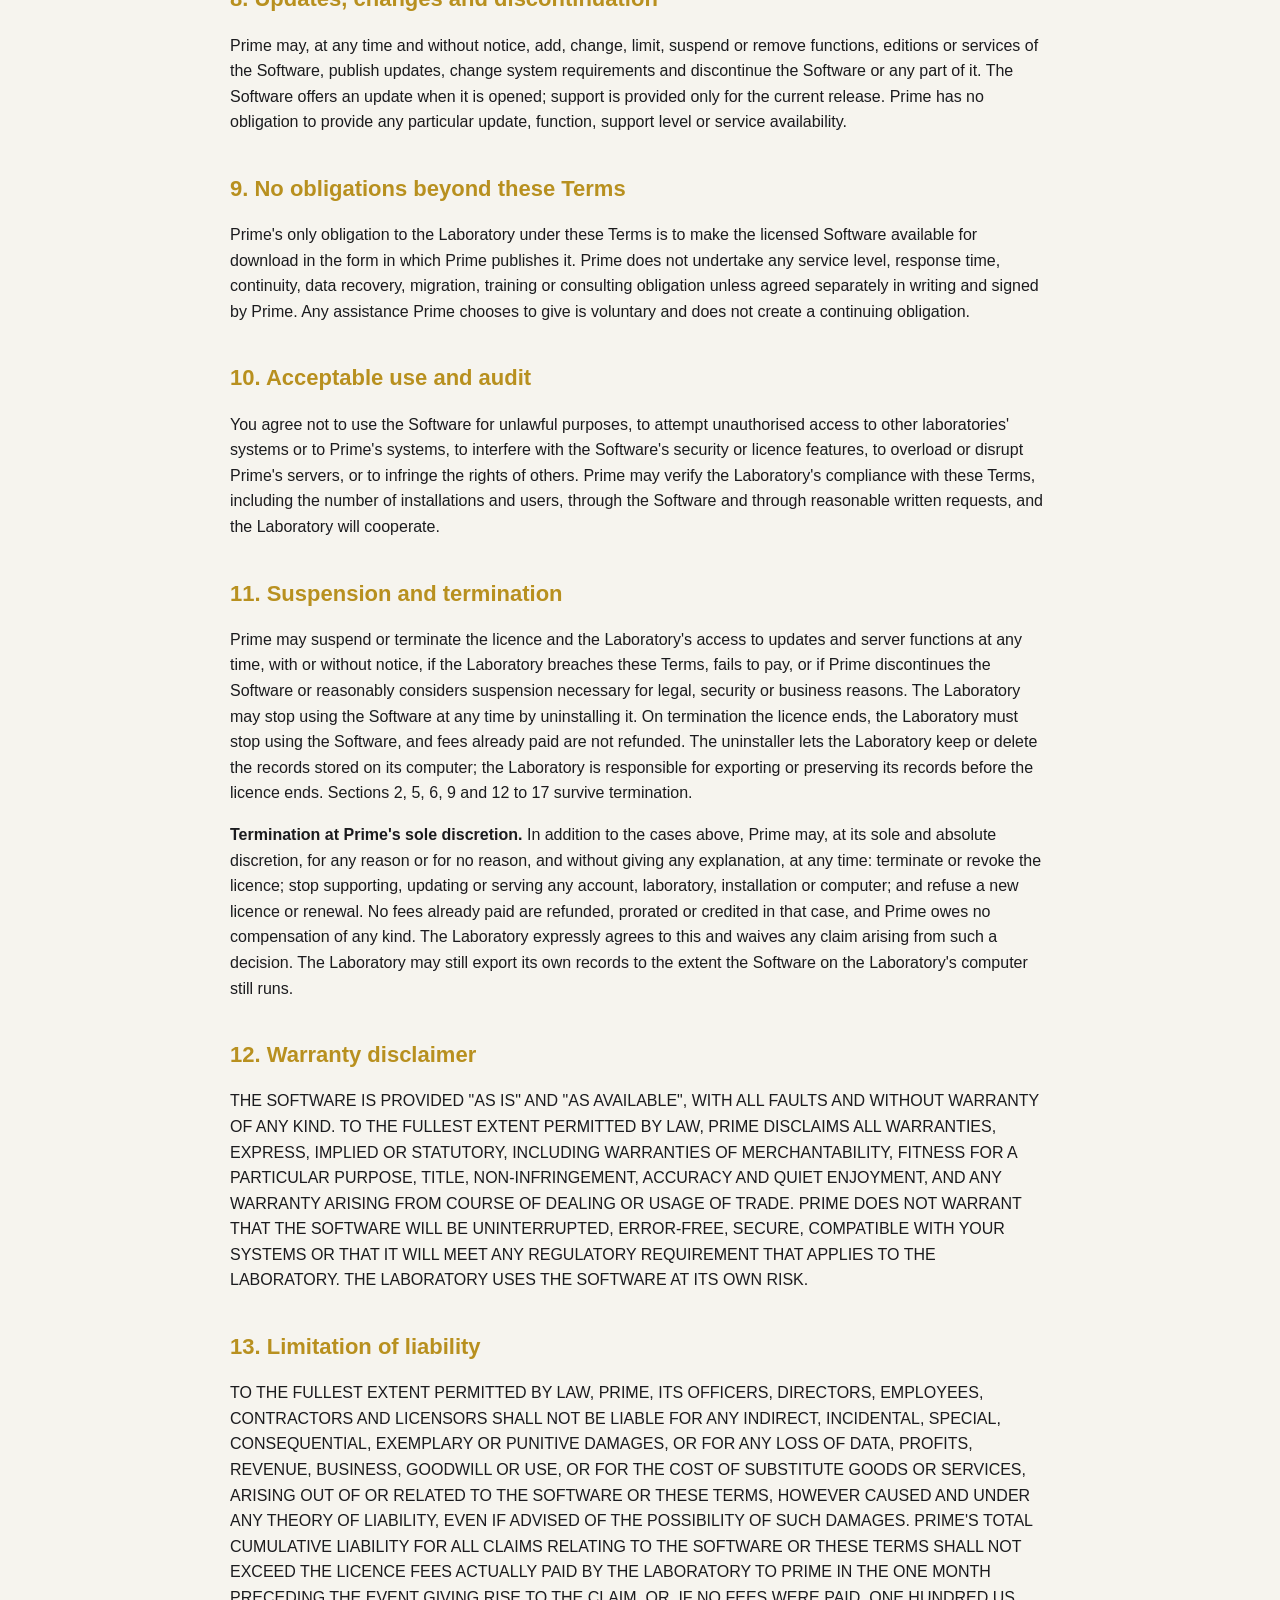
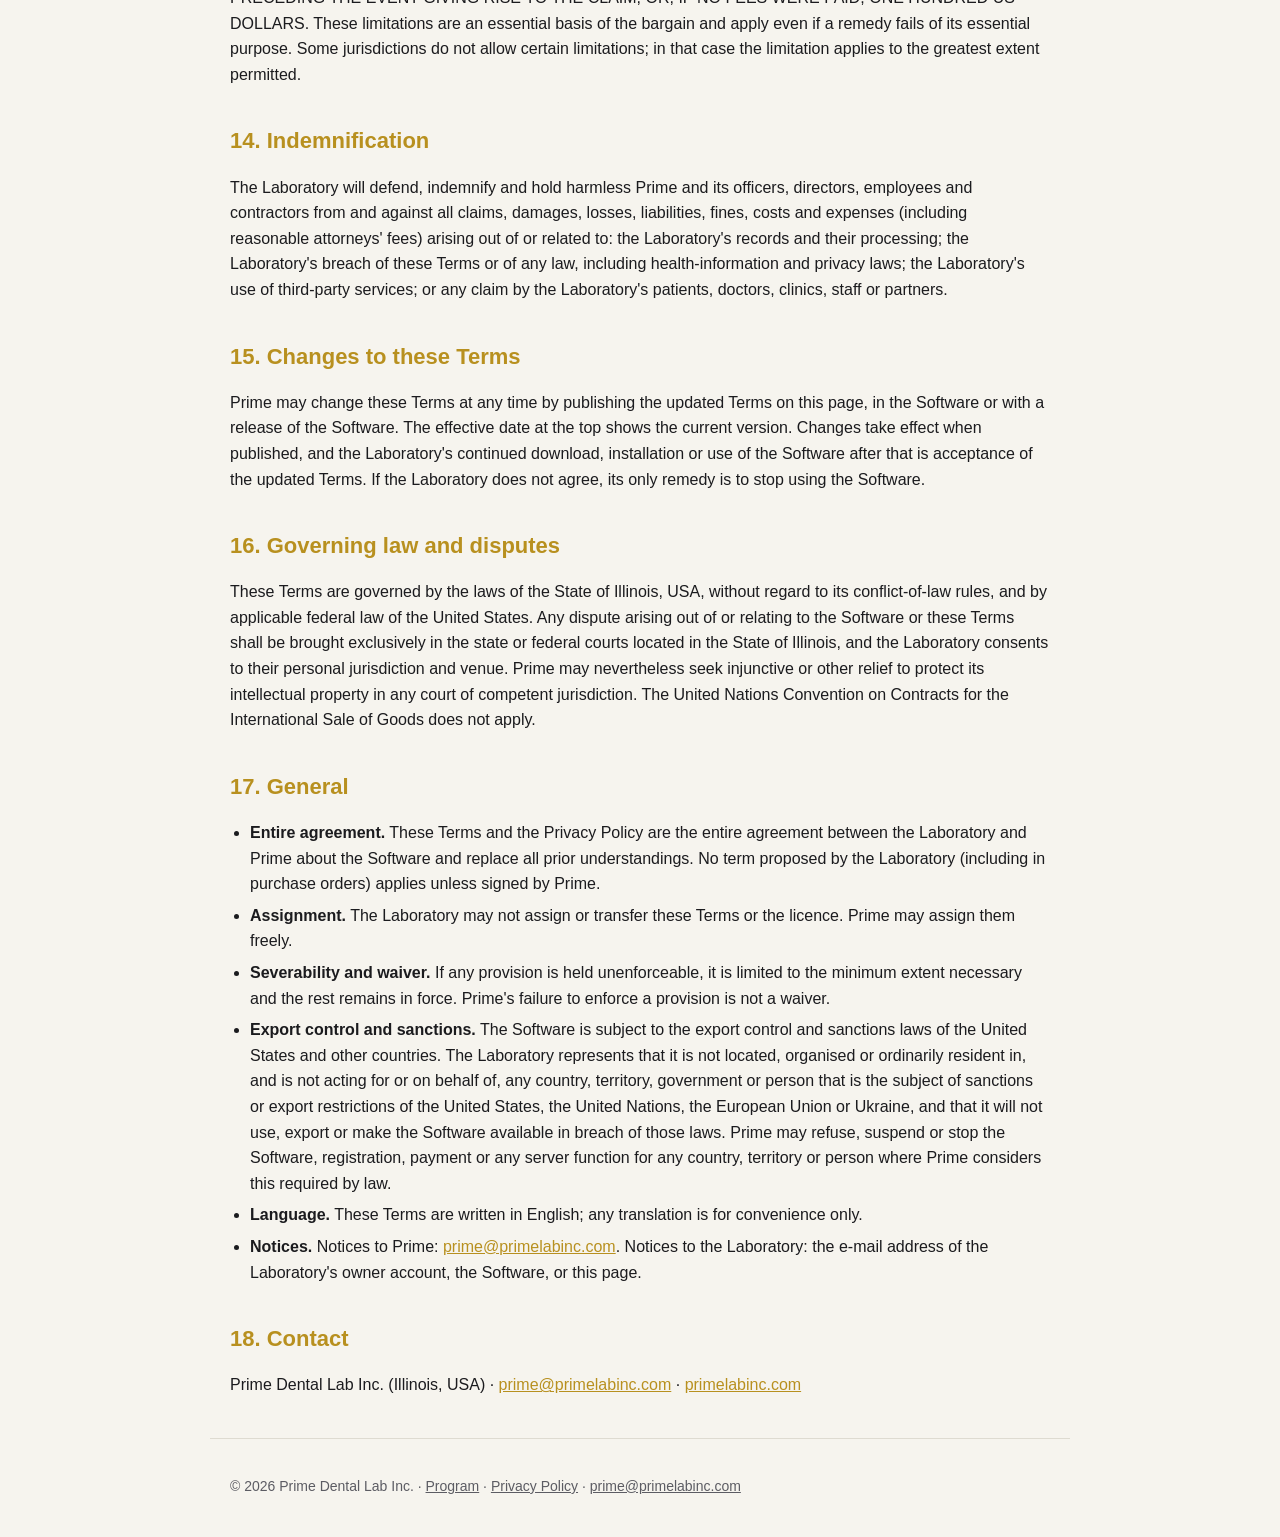
<file: terms.html>
<!doctype html>
<html lang="en">
<head>
<meta charset="utf-8">
<meta name="viewport" content="width=device-width, initial-scale=1">
<title>Terms of Service — Prime Lab Admin</title>
<meta name="description" content="Terms of Service for Prime Lab Admin, dental laboratory management software by Prime Dental Lab Inc.">
<link rel="stylesheet" href="style.css">
</head>
<body>
<header>
  <a class="brand" href="index.html"><span class="mark"><span></span></span><span><small>Prime</small><strong>LAB ADMIN</strong></span></a>
  <nav><a href="index.html">Program</a><a href="privacy.html">Privacy Policy</a><a href="terms.html">Terms of Service</a><a href="mailto:prime@primelabinc.com">Contact</a></nav>
</header>
<main>
  <h1>Terms of Service</h1>
  <p class="meta">Prime Lab Admin · Prime Dental Lab Inc. · Effective date: October 22, 2026</p>
  <p class="lead">These Terms of Service (the "Terms") are a binding agreement between Prime Dental Lab Inc., an Illinois corporation ("Prime", "we", "us"), and the laboratory or other business that downloads, installs or uses the Prime Lab Admin software (the "Software"). By downloading, installing, signing in to or using the Software you accept these Terms on behalf of that business (the "Laboratory", "you") and confirm that you are authorised to bind it. If you do not accept these Terms, do not download, install or use the Software.</p>

  <h2>1. The Software</h2>
  <p>Prime Lab Admin is management software for dental laboratories. It is installed on the Laboratory's own computer and stores the Laboratory's records on that computer. The Software connects to the internet for the functions described in the <a href="privacy.html">Privacy Policy</a>. The Software is a business tool; it is not a medical device and does not provide medical, dental, legal, tax or accounting advice.</p>

  <h2>2. Ownership and intellectual property</h2>
  <p>The Software, including its code, design, screens, texts, documentation, databases structures, trademarks, logos, know-how and every update, is and remains the exclusive property of Prime Dental Lab Inc. and is protected by copyright, trade secret and other intellectual property laws. The Software is licensed, not sold. No right, title or interest in the Software passes to you except the limited licence in Section 3. All rights not expressly granted are reserved by Prime. The Laboratory acknowledges that it has no claim of ownership, co-authorship or any other right in the Software, its results or its future versions.</p>
  <p>Any suggestion, idea, request or feedback that you give us about the Software may be used by Prime freely and without any obligation or payment to you, and becomes part of Prime's property when incorporated into the Software.</p>

  <h2>3. Licence</h2>
  <p>Subject to these Terms and to payment of the applicable fees, Prime grants the Laboratory a limited, non-exclusive, non-transferable, non-sublicensable and revocable licence to install and use the Software for the Laboratory's own internal business, on computers and devices under the Laboratory's control, by the Laboratory's staff and by the clinics and doctors the Laboratory admits to its own portal.</p>
  <p>You may not, and may not allow anyone else to: copy, modify, translate, adapt or create derivative works of the Software; reverse engineer, decompile, disassemble or otherwise try to obtain its source code; sell, rent, lease, lend, sublicense, distribute, publish or make the Software available to third parties; remove or alter any notice, mark or protection in the Software; use the Software to build, train or improve a competing product or service; use the Software in breach of any law; or share accounts or circumvent licence, user or edition limits.</p>

  <h2>4. Fees, term and renewal</h2>
  <ul>
    <li>The licence fee is the price agreed with Prime when the Laboratory obtains the Software. Fees are payable in advance, in full and without set-off.</li>
    <li>The licence term is one calendar month. It renews on the first day of each month upon payment in advance. Payment received by the seventh day of the month keeps the licence uninterrupted. From the eighth day without payment the grace period ends. Upon expiry of the paid period and the grace period, Prime may suspend access to the Software until payment is received; full operation resumes once payment is received. While access is suspended, the Software offers only to sign in, to pay or enter a promo code, to install updates and to open the Laboratory's documents folder on the Laboratory's own computer. Customer Data (the Laboratory's records and documents) remains stored on the Laboratory's own computers; Prime does not host, hold or delete it.</li>
    <li>Prime may change its fees and editions. A changed fee applies from the next renewal after it is published on this page, in the Software or sent to the Laboratory's e-mail.</li>
    <li>All fees are non-refundable, except where a refund is required by law. Taxes, bank and payment-provider charges are borne by the Laboratory.</li>
    <li>Prime may offer a free or trial edition at its discretion and may end it at any time.</li>
  </ul>

  <h2>5. Laboratory data and responsibilities</h2>
  <ul>
    <li>The Laboratory owns and is solely responsible for the records it enters into the Software (cases, patients, doctors, clinics, invoices, payments, documents, messages, files) and for their accuracy, lawfulness, backup and retention. The Software stores those records on the Laboratory's own systems. Prime receives only the Usage Data described in Section 6, which never includes patient names or other patient data or identifiers, case numbers, files or free-text notes.</li>
    <li>The Laboratory is solely responsible for complying with all laws that apply to its business and data, including, where applicable, HIPAA and other health-information, privacy, consumer, tax and invoicing laws, and for obtaining any consent its patients, doctors or clinics may require. Because Prime does not receive patient names, patient identifiers or other protected health information through the Software, Prime is not acting as a business associate or data processor of the Laboratory, and no business associate or data processing agreement is formed by these Terms. Any such agreement exists only if signed separately in writing by Prime.</li>
    <li>The Laboratory is responsible for its accounts, passwords, secrets, devices, networks and for every action taken under its accounts, including the accounts it creates for its staff, clinics and doctors.</li>
    <li>Messages that the Laboratory sends from the Software (invoices, statements, reminders, case messages) are sent from the Laboratory's own mailbox, under the Laboratory's name and on the Laboratory's responsibility.</li>
  </ul>

  <h2>6. Usage data and analytics</h2>
  <p>By downloading, installing or using the Software the Laboratory consents to Prime collecting, recording, storing, analysing and using data about the installation and use of the Software, all of its screens, modules, functions and services (the "Usage Data"), and to the transmission of such Usage Data to servers operated by or for Prime or to other locations designated by Prime. Prime decides, in its sole discretion, which Usage Data it collects, how it is analysed and for what business purposes it is used, including product improvement, support, licensing, security, statistics and the development of new products and services, and may change this at any time. Prime has no obligation to report to the Laboratory on the Usage Data it collects or to notify the Laboratory of changes in such collection, beyond what the law requires and what is described in the <a href="privacy.html">Privacy Policy</a>. Usage Data does not include patient names, patient identifiers or files.</p>
  <p>Usage Data may include business and transaction details of the Laboratory's invoices and price lists (such as counterparties, products and prices). Usage Data never includes patient names or any other patient data or identifiers, case numbers, files or free-text instructions, notes and messages. Prime may use Usage Data to operate, maintain, secure and improve the Software, for billing, and to verify the Laboratory's compliance with these Terms (including the licence and the number of connected computers). Prime discloses Usage Data to third parties only in aggregated and de-identified form. The Laboratory represents that it has the right to share Usage Data with Prime and that it has given its clinics and doctors any notice the law requires.</p>
  <p>The Software requires an internet connection to the Prime Lab server. The licence is checked every working day; if no check succeeds, the Software continues to work for one day; upon expiry of that grace period, or of the paid period and the grace period, Prime may suspend access to the Software until a check succeeds and payment is received; while access is suspended, the Software offers only to open the Laboratory's documents folder. Customer Data remains stored on the Laboratory's own computers and in its own backups; Prime does not host, hold or delete it. A licence covers the number of workplaces (computers connected to the Laboratory's installation) stated in the Laboratory's plan.</p>

  <h2>7. Third-party services</h2>
  <p>Some functions use services that the Laboratory connects under its own accounts and at its own cost and risk: Google (sign-in), the Laboratory's e-mail provider, Stripe (payment links), Telegram (inbox bot), Cloudflare (remote access), an AI assistant application and its provider, Google Gemini (Studio media), and the accounting services QuickBooks Online (Intuit) and Xero, which the Laboratory connects to its own company through Prime's sign-in and may disconnect at any time. Those services are governed by their own terms and policies. Prime is not a party to them, does not control them and is not responsible for their availability, conduct, fees or results.</p>

  <h2>8. Updates, changes and discontinuation</h2>
  <p>Prime may, at any time and without notice, add, change, limit, suspend or remove functions, editions or services of the Software, publish updates, change system requirements and discontinue the Software or any part of it. The Software offers an update when it is opened; support is provided only for the current release. Prime has no obligation to provide any particular update, function, support level or service availability.</p>

  <h2>9. No obligations beyond these Terms</h2>
  <p>Prime's only obligation to the Laboratory under these Terms is to make the licensed Software available for download in the form in which Prime publishes it. Prime does not undertake any service level, response time, continuity, data recovery, migration, training or consulting obligation unless agreed separately in writing and signed by Prime. Any assistance Prime chooses to give is voluntary and does not create a continuing obligation.</p>

  <h2>10. Acceptable use and audit</h2>
  <p>You agree not to use the Software for unlawful purposes, to attempt unauthorised access to other laboratories' systems or to Prime's systems, to interfere with the Software's security or licence features, to overload or disrupt Prime's servers, or to infringe the rights of others. Prime may verify the Laboratory's compliance with these Terms, including the number of installations and users, through the Software and through reasonable written requests, and the Laboratory will cooperate.</p>

  <h2>11. Suspension and termination</h2>
  <p>Prime may suspend or terminate the licence and the Laboratory's access to updates and server functions at any time, with or without notice, if the Laboratory breaches these Terms, fails to pay, or if Prime discontinues the Software or reasonably considers suspension necessary for legal, security or business reasons. The Laboratory may stop using the Software at any time by uninstalling it. On termination the licence ends, the Laboratory must stop using the Software, and fees already paid are not refunded. The uninstaller lets the Laboratory keep or delete the records stored on its computer; the Laboratory is responsible for exporting or preserving its records before the licence ends. Sections 2, 5, 6, 9 and 12 to 17 survive termination.</p>

  <p><strong>Termination at Prime's sole discretion.</strong> In addition to the cases above, Prime may, at its sole and absolute discretion, for any reason or for no reason, and without giving any explanation, at any time: terminate or revoke the licence; stop supporting, updating or serving any account, laboratory, installation or computer; and refuse a new licence or renewal. No fees already paid are refunded, prorated or credited in that case, and Prime owes no compensation of any kind. The Laboratory expressly agrees to this and waives any claim arising from such a decision. The Laboratory may still export its own records to the extent the Software on the Laboratory's computer still runs.</p>

  <h2>12. Warranty disclaimer</h2>
  <p>THE SOFTWARE IS PROVIDED "AS IS" AND "AS AVAILABLE", WITH ALL FAULTS AND WITHOUT WARRANTY OF ANY KIND. TO THE FULLEST EXTENT PERMITTED BY LAW, PRIME DISCLAIMS ALL WARRANTIES, EXPRESS, IMPLIED OR STATUTORY, INCLUDING WARRANTIES OF MERCHANTABILITY, FITNESS FOR A PARTICULAR PURPOSE, TITLE, NON-INFRINGEMENT, ACCURACY AND QUIET ENJOYMENT, AND ANY WARRANTY ARISING FROM COURSE OF DEALING OR USAGE OF TRADE. PRIME DOES NOT WARRANT THAT THE SOFTWARE WILL BE UNINTERRUPTED, ERROR-FREE, SECURE, COMPATIBLE WITH YOUR SYSTEMS OR THAT IT WILL MEET ANY REGULATORY REQUIREMENT THAT APPLIES TO THE LABORATORY. THE LABORATORY USES THE SOFTWARE AT ITS OWN RISK.</p>

  <h2>13. Limitation of liability</h2>
  <p>TO THE FULLEST EXTENT PERMITTED BY LAW, PRIME, ITS OFFICERS, DIRECTORS, EMPLOYEES, CONTRACTORS AND LICENSORS SHALL NOT BE LIABLE FOR ANY INDIRECT, INCIDENTAL, SPECIAL, CONSEQUENTIAL, EXEMPLARY OR PUNITIVE DAMAGES, OR FOR ANY LOSS OF DATA, PROFITS, REVENUE, BUSINESS, GOODWILL OR USE, OR FOR THE COST OF SUBSTITUTE GOODS OR SERVICES, ARISING OUT OF OR RELATED TO THE SOFTWARE OR THESE TERMS, HOWEVER CAUSED AND UNDER ANY THEORY OF LIABILITY, EVEN IF ADVISED OF THE POSSIBILITY OF SUCH DAMAGES. PRIME'S TOTAL CUMULATIVE LIABILITY FOR ALL CLAIMS RELATING TO THE SOFTWARE OR THESE TERMS SHALL NOT EXCEED THE LICENCE FEES ACTUALLY PAID BY THE LABORATORY TO PRIME IN THE ONE MONTH PRECEDING THE EVENT GIVING RISE TO THE CLAIM, OR, IF NO FEES WERE PAID, ONE HUNDRED US DOLLARS. These limitations are an essential basis of the bargain and apply even if a remedy fails of its essential purpose. Some jurisdictions do not allow certain limitations; in that case the limitation applies to the greatest extent permitted.</p>

  <h2>14. Indemnification</h2>
  <p>The Laboratory will defend, indemnify and hold harmless Prime and its officers, directors, employees and contractors from and against all claims, damages, losses, liabilities, fines, costs and expenses (including reasonable attorneys' fees) arising out of or related to: the Laboratory's records and their processing; the Laboratory's breach of these Terms or of any law, including health-information and privacy laws; the Laboratory's use of third-party services; or any claim by the Laboratory's patients, doctors, clinics, staff or partners.</p>

  <h2>15. Changes to these Terms</h2>
  <p>Prime may change these Terms at any time by publishing the updated Terms on this page, in the Software or with a release of the Software. The effective date at the top shows the current version. Changes take effect when published, and the Laboratory's continued download, installation or use of the Software after that is acceptance of the updated Terms. If the Laboratory does not agree, its only remedy is to stop using the Software.</p>

  <h2>16. Governing law and disputes</h2>
  <p>These Terms are governed by the laws of the State of Illinois, USA, without regard to its conflict-of-law rules, and by applicable federal law of the United States. Any dispute arising out of or relating to the Software or these Terms shall be brought exclusively in the state or federal courts located in the State of Illinois, and the Laboratory consents to their personal jurisdiction and venue. Prime may nevertheless seek injunctive or other relief to protect its intellectual property in any court of competent jurisdiction. The United Nations Convention on Contracts for the International Sale of Goods does not apply.</p>

  <h2>17. General</h2>
  <ul>
    <li><strong>Entire agreement.</strong> These Terms and the Privacy Policy are the entire agreement between the Laboratory and Prime about the Software and replace all prior understandings. No term proposed by the Laboratory (including in purchase orders) applies unless signed by Prime.</li>
    <li><strong>Assignment.</strong> The Laboratory may not assign or transfer these Terms or the licence. Prime may assign them freely.</li>
    <li><strong>Severability and waiver.</strong> If any provision is held unenforceable, it is limited to the minimum extent necessary and the rest remains in force. Prime's failure to enforce a provision is not a waiver.</li>
    <li><strong>Export control and sanctions.</strong> The Software is subject to the export control and sanctions laws of the United States and other countries. The Laboratory represents that it is not located, organised or ordinarily resident in, and is not acting for or on behalf of, any country, territory, government or person that is the subject of sanctions or export restrictions of the United States, the United Nations, the European Union or Ukraine, and that it will not use, export or make the Software available in breach of those laws. Prime may refuse, suspend or stop the Software, registration, payment or any server function for any country, territory or person where Prime considers this required by law.</li>
    <li><strong>Language.</strong> These Terms are written in English; any translation is for convenience only.</li>
    <li><strong>Notices.</strong> Notices to Prime: <a href="mailto:prime@primelabinc.com">prime@primelabinc.com</a>. Notices to the Laboratory: the e-mail address of the Laboratory's owner account, the Software, or this page.</li>
  </ul>

  <h2>18. Contact</h2>
  <p>Prime Dental Lab Inc. (Illinois, USA) · <a href="mailto:prime@primelabinc.com">prime@primelabinc.com</a> · <a href="https://primelabinc.com">primelabinc.com</a></p>
</main>
<footer>
  © 2026 Prime Dental Lab Inc. · <a href="index.html">Program</a> · <a href="privacy.html">Privacy Policy</a> · <a href="mailto:prime@primelabinc.com">prime@primelabinc.com</a>
</footer>
</body>
</html>
</file>
<file: style.css>
:root{--bg:#141517;--card:#1c1d21;--text:#ececec;--muted:#a9a9ad;--gold:#f0c75e;--gold2:#fff3b0;--line:#3a3b40;--max:860px}
@media (prefers-color-scheme:light){:root{--bg:#f6f4ee;--card:#ffffff;--text:#1b1b1e;--muted:#5c5c63;--gold:#b8901f;--gold2:#d9ae4f;--line:#dedbd1}}
*{box-sizing:border-box}
body{margin:0;background:var(--bg);color:var(--text);font:16px/1.6 -apple-system,"Segoe UI",Roboto,Helvetica,Arial,sans-serif}
header,main,footer{max-width:var(--max);margin:0 auto;padding:0 20px}
header{padding-top:28px;padding-bottom:8px;display:flex;align-items:center;justify-content:space-between;gap:16px;flex-wrap:wrap}
.brand{display:flex;align-items:center;gap:12px;text-decoration:none;color:inherit}
.brand .mark{width:40px;height:40px;border-radius:10px;background:#0f0f11;border:1px solid var(--line);display:grid;place-items:center}
.brand .mark span{width:18px;height:18px;border-radius:50%;border:3px dotted var(--gold)}
.brand small{display:block;font-size:12px;color:var(--muted);line-height:1}
.brand strong{font-size:20px;letter-spacing:.04em;background:linear-gradient(90deg,var(--gold),var(--gold2),var(--gold));-webkit-background-clip:text;background-clip:text;color:transparent}
nav a{color:var(--muted);text-decoration:none;margin-left:18px;font-size:14px}
nav a:hover{color:var(--gold)}
h1{font-size:34px;line-height:1.2;margin:28px 0 8px}
h2{font-size:22px;margin:36px 0 10px;color:var(--gold)}
h3{font-size:17px;margin:22px 0 6px}
p.lead{font-size:19px;color:var(--muted);margin-top:0}
.card{background:var(--card);border:1px solid var(--line);border-radius:14px;padding:18px 20px;margin:14px 0}
.grid{display:grid;grid-template-columns:repeat(auto-fit,minmax(240px,1fr));gap:14px}
.grid .card{margin:0}
.btn{display:inline-block;background:var(--gold);color:#141517;font-weight:600;text-decoration:none;padding:12px 20px;border-radius:10px;margin:8px 8px 8px 0}
.btn.ghost{background:transparent;color:var(--text);border:1px solid var(--line)}
ul{padding-left:20px}
li{margin:6px 0}
table{border-collapse:collapse;width:100%;font-size:15px}
th,td{text-align:left;vertical-align:top;padding:8px 10px;border-bottom:1px solid var(--line)}
th{color:var(--muted);font-weight:600}
.meta{color:var(--muted);font-size:14px}
footer{padding:36px 20px 40px;color:var(--muted);font-size:14px;border-top:1px solid var(--line);margin-top:40px}
footer a{color:var(--muted)}
a{color:var(--gold)}
@media (max-width:600px){h1{font-size:28px}nav a{margin-left:12px}}
</file>
